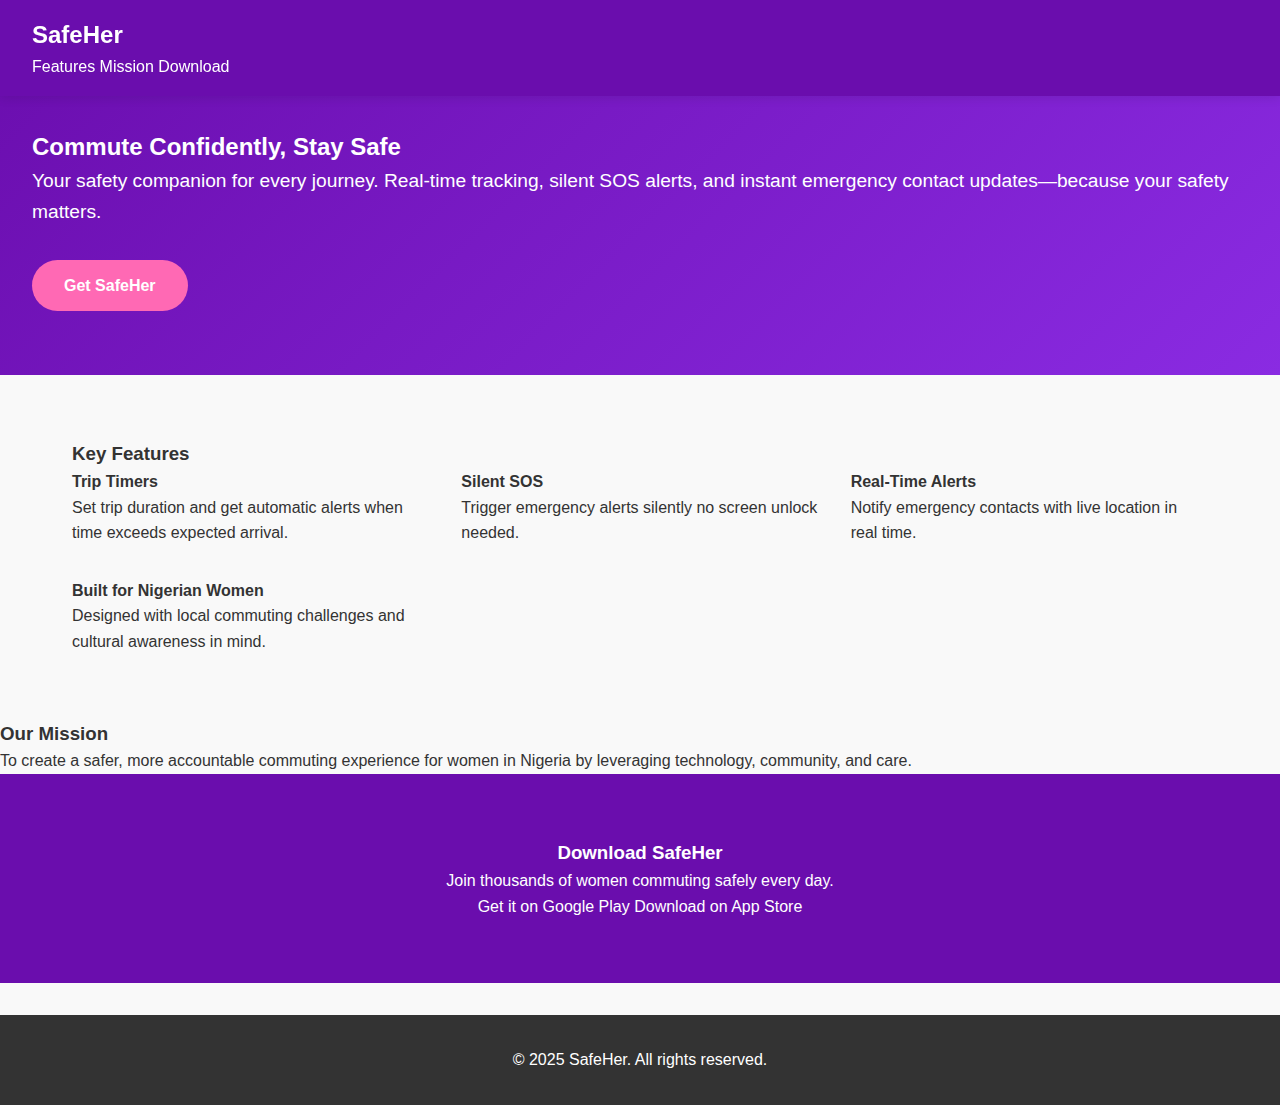
<file: index.html>
<!DOCTYPE html>
<html lang="en">
<head>
  <meta charset="UTF-8" />
  <meta name="viewport" content="width=device-width, initial-scale=1.0"/>
  <title>SafeHer  Commute Safely</title>
  <link rel="stylesheet" href="index.css"/>
  <link rel="preconnect" href="https://fonts.googleapis.com">
  <link href="https://fonts.googleapis.com/css2?family=Inter:wght@400;600;700&display=swap" rel="stylesheet">
</head>
<body>
  <header>
    <div class="container">
      <h1 class="logo">SafeHer</h1>
      <nav>
        <a href="#features">Features</a>
        <a href="#mission">Mission</a>
        <a href="#download">Download</a>
      </nav>
    </div>
  </header>

  <section class="hero">
    <div class="container">
      <h2>Commute Confidently, Stay Safe</h2>
      <p>Your safety companion for every journey. Real-time tracking, silent SOS alerts, and instant emergency contact updates—because your safety matters.</p>
      <a href="#download" class="cta-button">Get SafeHer</a>
    </div>
  </section>

  <section id="features" class="features">
    <div class="container">
      <h3>Key Features</h3>
      <div class="feature-grid">
        <div class="feature-item">
          <h4>Trip Timers</h4>
          <p>Set trip duration and get automatic alerts when time exceeds expected arrival.</p>
        </div>
        <div class="feature-item">
          <h4>Silent SOS</h4>
          <p>Trigger emergency alerts silently no screen unlock needed.</p>
        </div>
        <div class="feature-item">
          <h4>Real-Time Alerts</h4>
          <p>Notify emergency contacts with live location in real time.</p>
        </div>
        <div class="feature-item">
          <h4>Built for Nigerian Women</h4>
          <p>Designed with local commuting challenges and cultural awareness in mind.</p>
        </div>
      </div>
    </div>
  </section>

  <section id="mission" class="mission">
    <div class="container">
      <h3>Our Mission</h3>
      <p>To create a safer, more accountable commuting experience for women in Nigeria by leveraging technology, community, and care.</p>
    </div>
  </section>

  <section id="download" class="download">
    <div class="container">
      <h3>Download SafeHer</h3>
      <p>Join thousands of women commuting safely every day.</p>
      <div class="download-buttons">
        <a href="#" class="btn google">Get it on Google Play</a>
        <a href="#" class="btn apple">Download on App Store</a>
      </div>
    </div>
  </section>

  <footer>
    <div class="container">
      <p>© 2025 SafeHer. All rights reserved.</p>
    </div>
  </footer>
</body>
</html>
</file>
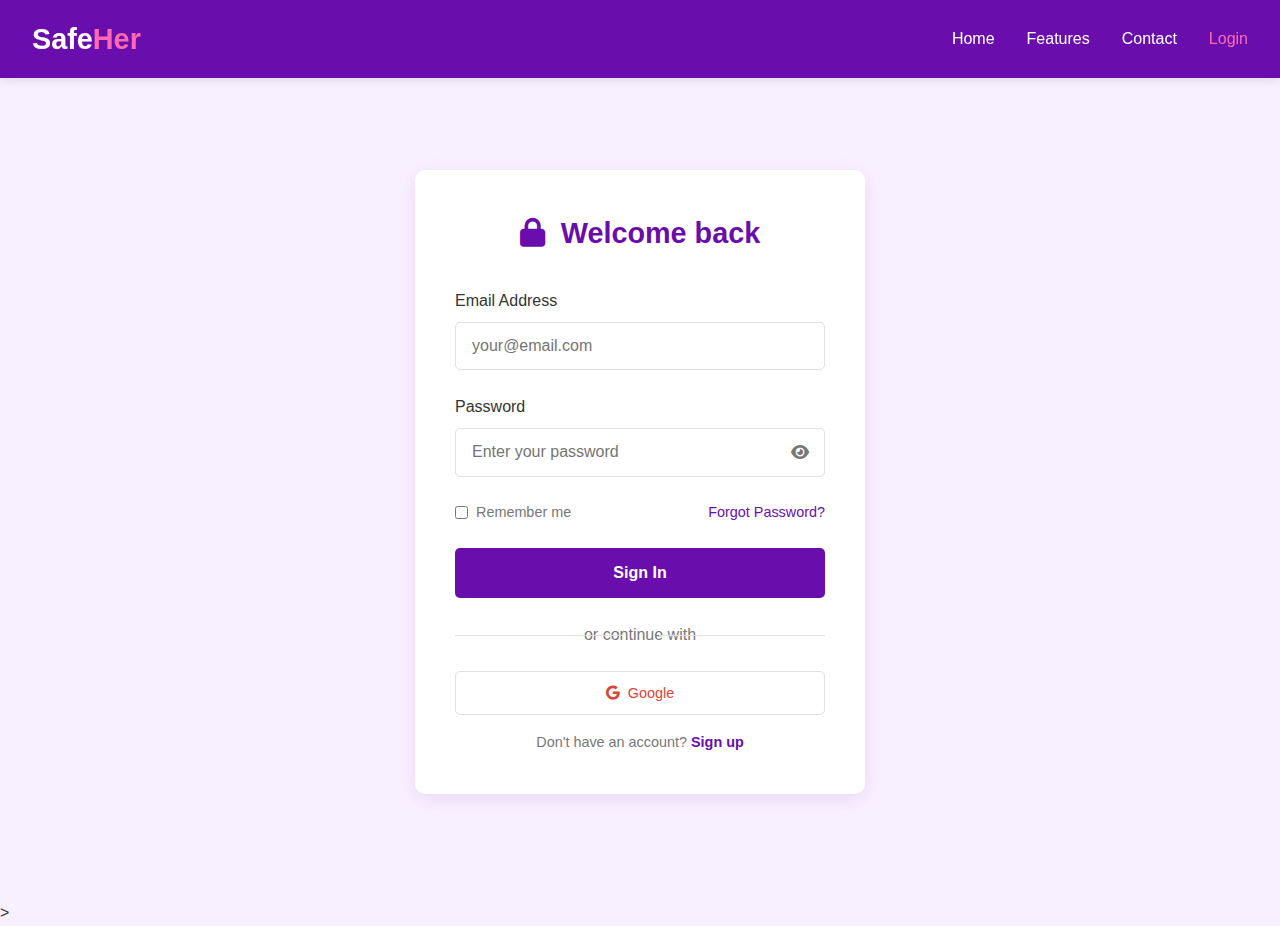
<file: login.html>
<!DOCTYPE html>
<html lang="en">
<head>
    <meta charset="UTF-8">
    <meta name="viewport" content="width=device-width, initial-scale=1.0">
    <title>SafeHer | Login</title>
    <link rel="stylesheet" href="login.css">
    <link rel="stylesheet" href="https://cdnjs.cloudflare.com/ajax/libs/font-awesome/6.4.0/css/all.min.css">
</head>
<body>
    <!-- Header (Matches Landing Page Exactly) -->
    <header class="header">
        <div class="logo">Safe<span>Her</span></div>
        <nav class="navbar">
            <ul class="nav-menu">
                <li><a href="index.html">Home</a></li>
                <li><a href="index.html#features">Features</a></li>
                <li><a href="index.html#contact">Contact</a></li>
                <li><a href="login.html" class="active">Login</a></li>
            </ul>
            <div class="hamburger">
                <i class="fas fa-bars"></i>
            </div>
        </nav>
    </header>

      <!-- Login Section -->
    <section class="login-section"> 
        <div class="login-container">
            <h2><i class="fas fa-lock"></i> Welcome back</h2>
            
            <form class="login-form" id="loginForm">
    <div class="form-group">
        <label for="email">Email Address</label>
        <input type="email" id="email" placeholder="your@email.com" required>
    </div>
                
                <div class="form-group">
                    <label for="password">Password</label>
                    <div class="password-input">
                        <input type="password" id="password" placeholder="Enter your password" required>
                        <i class="fas fa-eye toggle-password"></i>
                    </div>
                </div>
                
                <div class="form-options">
                    <label class="remember-me">
                        <input type="checkbox"> Remember me
                    </label>
                    <a href="#" class="forgot-password">Forgot Password?</a>
                </div>
                
                <button type="submit" class="login-btn">Sign In</button>
                
                <div class="divider">
                    <span>or continue with</span>
                </div>
                
                <button type="button" class="social-btn google-btn">
                    <i class="fab fa-google"></i> Google
                </button>
                
                <p class="signup-text">Don't have an account? <a href="register.html">Sign up</a></p>
            </form>
        </div>
    </section>
>
    <script src="login.js"></script>


</body>
</html>
</file>
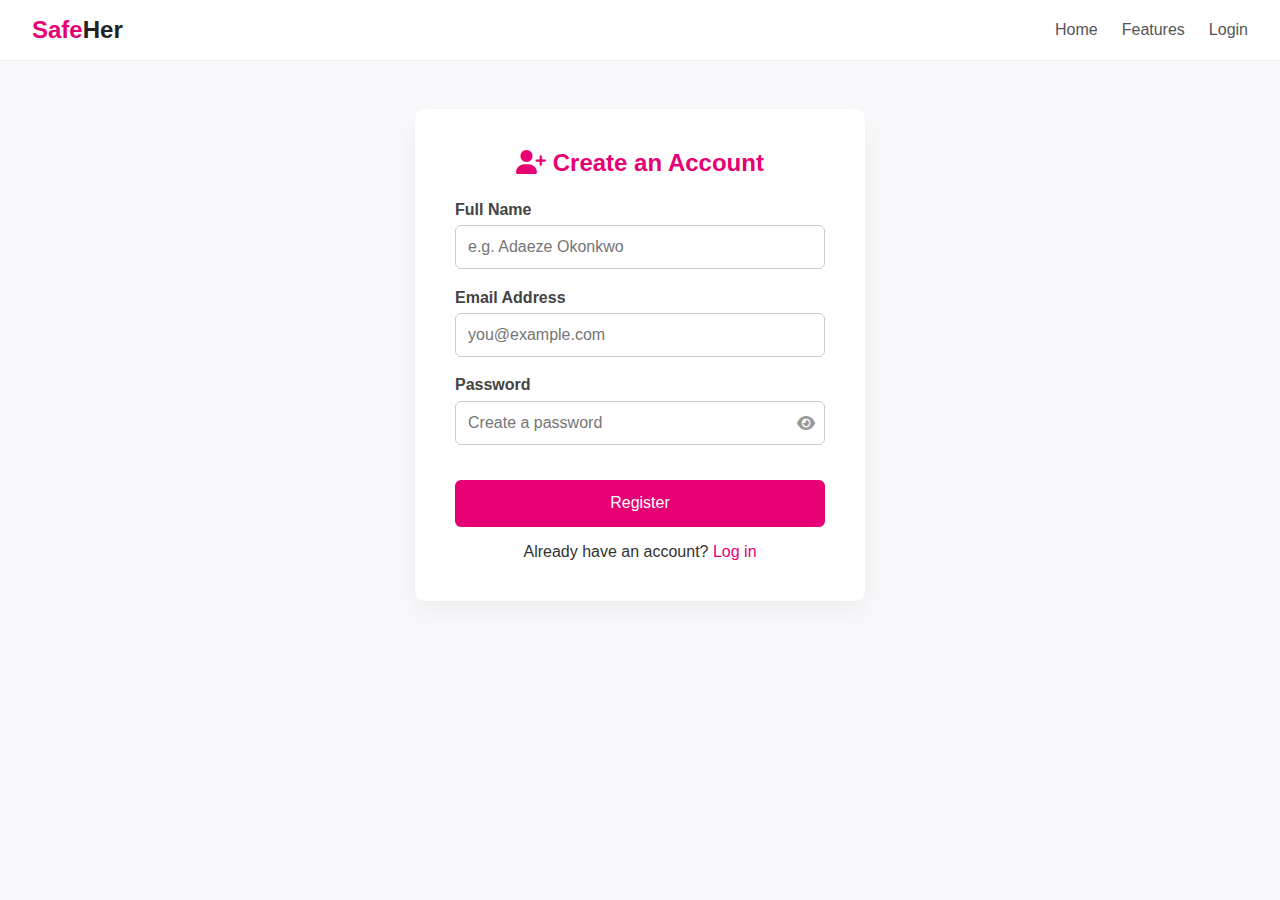
<file: registration.html>
<!DOCTYPE html>
<html lang="en">
<head>
  <meta charset="UTF-8" />
  <meta name="viewport" content="width=device-width, initial-scale=1.0" />
  <title>SafeHer | Register</title>
  <link rel="stylesheet" href="registration.css" />
  <link rel="stylesheet" href="https://cdnjs.cloudflare.com/ajax/libs/font-awesome/6.4.0/css/all.min.css">
</head>
<body>

  <!-- Header (Same as Login/Landing) -->
  <header class="header">
    <div class="logo">Safe<span>Her</span></div>
    <nav class="navbar">
      <ul class="nav-menu">
        <li><a href="index.html">Home</a></li>
        <li><a href="index.html#features">Features</a></li>
        <li><a href="login.html">Login</a></li>
      </ul>
      <div class="hamburger"><i class="fas fa-bars"></i></div>
    </nav>
  </header>

  <!-- Register Form Section -->
  <section class="register-section">
    <div class="register-container">
      <h2><i class="fas fa-user-plus"></i> Create an Account</h2>
      <form id="registerForm">
        <div class="form-group">
          <label for="fullname">Full Name</label>
          <input type="text" id="fullname" placeholder="e.g. Adaeze Okonkwo" required />
        </div>

        <div class="form-group">
          <label for="email">Email Address</label>
          <input type="email" id="email" placeholder="you@example.com" required />
        </div>

        <div class="form-group">
          <label for="password">Password</label>
          <div class="password-input">
            <input type="password" id="password" placeholder="Create a password" required />
            <i class="fas fa-eye toggle-password"></i>
          </div>
        </div>

        <button type="submit" class="register-btn">Register</button>

        <p class="login-redirect">Already have an account? <a href="login.html">Log in</a></p>
      </form>
    </div>
  </section>

  <script src="registration.js"></script>
</body>
</html>
</file>
<file: index.css>
/* Global Styles */
* {
    margin: 0;
    padding: 0;
    box-sizing: border-box;
    font-family: 'Segoe UI', Tahoma, Geneva, Verdana, sans-serif;
}

body {
    background-color: #f9f9f9;
    color: #333;
    line-height: 1.6;
}

a {
    text-decoration: none;
    color: inherit;
}

/* Header & Hamburger Menu */
header {
    background-color: #6a0dad;
    color: white;
    padding: 1rem 2rem;
    display: flex;
    justify-content: space-between;
    align-items: center;
    position: fixed;
    width: 100%;
    top: 0;
    z-index: 1000;
    box-shadow: 0 2px 10px rgba(0, 0, 0, 0.1);
}

.logo {
    font-size: 1.5rem;
    font-weight: bold;
}

.logo span {
    color: #ff69b4;
}

.hamburger {
    display: none;
    cursor: pointer;
    font-size: 1.5rem;
}

nav ul {
    display: flex;
    list-style: none;
    gap: 2rem;
}

nav ul li a {
    font-weight: 500;
    transition: color 0.3s;
}

nav ul li a:hover {
    color: #ff69b4;
}

/* Mobile Menu */
@media (max-width: 768px) {
    .hamburger {
        display: block;
    }

    nav ul {
        position: fixed;
        top: 70px;
        left: -100%;
        background-color: #6a0dad;
        width: 100%;
        flex-direction: column;
        align-items: center;
        padding: 1rem 0;
        transition: left 0.3s;
    }

    nav ul.active {
        left: 0;
    }
}

/* Hero Section */
.hero {
    padding: 8rem 2rem 4rem;
    text-align: left;
    background: linear-gradient(135deg, #6a0dad, #8a2be2);
    color: white;
    display: flex;
    align-items: center;
    justify-content: space-between;
    gap: 2rem;
}

.hero-content {
    max-width: 600px;
}

.hero h1 {
    font-size: 2.5rem;
    margin-bottom: 1rem;
}

.hero p {
    font-size: 1.2rem;
    margin-bottom: 2rem;
}

.hero-image img {
    max-width: 100%;
    height: auto;
    border-radius: 10px;
    box-shadow: 0 5px 15px rgba(0, 0, 0, 0.2);
}

/* Mobile Responsiveness */
@media (max-width: 768px) {
    .hero {
        flex-direction: column;
        text-align: center;
        padding: 6rem 1rem 2rem;
    }
    .hero-content {
        margin-bottom: 2rem;
    }
}

.cta-button {
    display: inline-block;
    background-color: #ff69b4;
    color: white;
    padding: 0.8rem 2rem;
    border-radius: 30px;
    font-weight: bold;
    transition: background-color 0.3s;
}

.cta-button:hover {
    background-color: #ff1493;
}

/* Features Section */
.features {
    padding: 4rem 2rem;
    max-width: 1200px;
    margin: 0 auto;
}

.features h2 {
    text-align: center;
    margin-bottom: 3rem;
    font-size: 2rem;
    color: #6a0dad;
}

.feature-grid {
    display: grid;
    grid-template-columns: repeat(auto-fit, minmax(300px, 1fr));
    gap: 2rem;
}

.feature-card {
    background: white;
    padding: 2rem;
    border-radius: 10px;
    box-shadow: 0 5px 15px rgba(0, 0, 0, 0.1);
    text-align: center;
}

.feature-card i {
    font-size: 2.5rem;
    color: #6a0dad;
    margin-bottom: 1rem;
}

.feature-card h3 {
    margin-bottom: 1rem;
    color: #333;
}
/* TESTIMONIALS SECTION */
.testimonials {
  padding: 4rem 2rem;
  background: #f9f0ff; /* Light purple background */
}

.testimonials .container {
  max-width: 1200px;
  margin: 0 auto;
}

.testimonials h2 {
  text-align: center;
  color: #6a0dad;
  font-size: 2.2rem;
  margin-bottom: 0.5rem;
}

.testimonials .subtitle {
  text-align: center;
  color: #666;
  margin-bottom: 3rem;
  font-size: 1.1rem;
}

.testimonial-grid {
  display: grid;
  grid-template-columns: repeat(auto-fit, minmax(300px, 1fr));
  gap: 2rem;
}

.testimonial-card {
  background: white;
  padding: 2rem;
  border-radius: 8px;
  box-shadow: 0 3px 10px rgba(106, 13, 173, 0.1);
}

.quote i {
  color: #ff69b4;
  font-size: 1.5rem;
  margin-bottom: 1rem;
  opacity: 0.7;
}

.quote p {
  color: #444;
  font-style: italic;
  line-height: 1.6;
  margin-bottom: 1.5rem;
}

.user-info h4 {
  color: #6a0dad;
  margin-bottom: 0.3rem;
  font-weight: 600;
}

.user-info p {
  color: #666;
  font-size: 0.9rem;
}

/* Mobile Responsiveness */
@media (max-width: 768px) {
  .testimonials {
    padding: 3rem 1rem;
  }
  
  .testimonials h2 {
    font-size: 1.8rem;
  }
}

/* Download Section */
.download {
    background-color: #6a0dad;
    color: white;
    padding: 4rem 2rem;
    text-align: center;
}

.login-redirect {
    margin-top: 1.5rem;
    color: rgba(255, 255, 255, 0.8);
}

.login-redirect a {
    color: #ff69b4;
    font-weight: 600;
    text-decoration: none;
}

.login-redirect a:hover {
    text-decoration: underline;
}

.download h2 {
    margin-bottom: 2rem;
    font-size: 2rem;
}

.app-buttons {
    display: flex;
    justify-content: center;
    gap: 1rem;
    flex-wrap: wrap;
}

.app-button {
    background: white;
    color: #6a0dad;
    padding: 0.8rem 1.5rem;
    border-radius: 5px;
    font-weight: bold;
    display: flex;
    align-items: center;
    gap: 0.5rem;
}

.app-button i {
    font-size: 1.5rem;
}

/* Footer */
footer {
    background-color: #333;
    color: white;
    text-align: center;
    padding: 2rem;
    margin-top: 2rem;
}

.footer-links {
    display: flex;
    justify-content: center;
    gap: 2rem;
    margin-bottom: 1rem;
}

.footer-links a:hover {
    color: #ff69b4;
}
</file>
<file: login.css>
/* ===== BASE STYLES ===== */
:root {
    --primary: #6a0dad;
    --secondary: #ff69b4;
    --white: #ffffff;
    --light-bg: #f9f0ff;
    --text-dark: #333333;
    --text-light: #777777;
    --gray-border: #e0e0e0;
}

* {
    margin: 0;
    padding: 0;
    box-sizing: border-box;
    font-family: 'Segoe UI', Tahoma, Geneva, Verdana, sans-serif;
}

body {
    background-color: var(--light-bg);
    color: var(--text-dark);
    line-height: 1.6;
}

/* ===== HEADER ===== */
.header {
    background-color: var(--primary);
    color: var(--white);
    padding: 1rem 2rem;
    display: flex;
    justify-content: space-between;
    align-items: center;
    position: fixed;
    width: 100%;
    top: 0;
    z-index: 1000;
    box-shadow: 0 2px 10px rgba(0, 0, 0, 0.1);
}

.logo {
    font-size: 1.8rem;
    font-weight: 700;
}

.logo span {
    color: var(--secondary);
}

.navbar {
    display: flex;
    align-items: center;
}

.nav-menu {
    display: flex;
    list-style: none;
    gap: 2rem;
}

.nav-menu li a {
    color: var(--white);
    text-decoration: none;
    font-weight: 500;
    transition: color 0.3s;
}

.nav-menu li a:hover,
.nav-menu li a.active {
    color: var(--secondary);
}

.hamburger {
    display: none;
    cursor: pointer;
    font-size: 1.5rem;
}

/* ===== LOGIN SECTION ===== */
.login-section {
    padding: 8rem 2rem 4rem;
    display: flex;
    justify-content: center;
    align-items: center;
    min-height: 100vh;
}

.login-container {
    background: var(--white);
    padding: 2.5rem;
    border-radius: 10px;
    box-shadow: 0 5px 20px rgba(106, 13, 173, 0.1);
    width: 100%;
    max-width: 450px;
}

.login-container h2 {
    color: var(--primary);
    text-align: center;
    margin-bottom: 2rem;
    font-size: 1.8rem;
}

.login-container h2 i {
    margin-right: 0.5rem;
}

.form-group {
    margin-bottom: 1.5rem;
}

.form-group label {
    display: block;
    margin-bottom: 0.5rem;
    color: var(--text-dark);
    font-weight: 500;
}

.form-group input {
    width: 100%;
    padding: 0.9rem 1rem;
    border: 1px solid var(--gray-border);
    border-radius: 5px;
    font-size: 1rem;
}

.password-input {
    position: relative;
}

.password-input input {
    padding-right: 2.5rem;
}

.toggle-password {
    position: absolute;
    right: 1rem;
    top: 50%;
    transform: translateY(-50%);
    color: var(--text-light);
    cursor: pointer;
}

.form-options {
    display: flex;
    justify-content: space-between;
    align-items: center;
    margin: 1.5rem 0;
    font-size: 0.9rem;
}

.remember-me {
    display: flex;
    align-items: center;
    gap: 0.5rem;
    color: var(--text-light);
}

.forgot-password {
    color: var(--primary);
    text-decoration: none;
}

.login-btn {
    width: 100%;
    padding: 1rem;
    background: var(--primary);
    color: var(--white);
    border: none;
    border-radius: 5px;
    font-size: 1rem;
    font-weight: 600;
    cursor: pointer;
    transition: background 0.3s;
}

.login-btn:hover {
    background: #5a0c9d;
}

.divider {
    margin: 1.5rem 0;
    text-align: center;
    position: relative;
    color: var(--text-light);
}

.divider::before,
.divider::after {
    content: "";
    position: absolute;
    top: 50%;
    width: 45%;
    height: 1px;
    background: var(--gray-border);
}

.divider::before {
    left: 0;
}

.divider::after {
    right: 0;
}

.social-btn {
    width: 100%;
    padding: 0.8rem;
    border: 1px solid var(--gray-border);
    border-radius: 5px;
    background: var(--white);
    display: flex;
    align-items: center;
    justify-content: center;
    gap: 0.5rem;
    font-size: 0.9rem;
    cursor: pointer;
    margin-bottom: 1rem;
}

.google-btn {
    color: #DB4437;
}

.signup-text {
    text-align: center;
    color: var(--text-light);
    font-size: 0.9rem;
}

.signup-text a {
    color: var(--primary);
    font-weight: 600;
    text-decoration: none;
}

/* ===== RESPONSIVE DESIGN ===== */
@media (max-width: 768px) {
    .hamburger {
        display: block;
    }

    .nav-menu {
        position: fixed;
        top: 70px;
        left: -100%;
        width: 100%;
        background: var(--primary);
        flex-direction: column;
        align-items: center;
        padding: 1rem 0;
        transition: left 0.3s;
    }

    .nav-menu.active {
        left: 0;
    }

    .login-section {
        padding: 6rem 1rem 2rem;
    }
}
</file>
<file: registration.css>
/* General Reset */
* {
  margin: 0;
  padding: 0;
  box-sizing: border-box;
}

body {
  font-family: 'Segoe UI', sans-serif;
  background-color: #f9f9fb;
  color: #333;
}

/* Header */
.header {
  display: flex;
  justify-content: space-between;
  align-items: center;
  padding: 1rem 2rem;
  background-color: #fff;
  border-bottom: 1px solid #eee;
}

.logo {
  font-size: 1.5rem;
  font-weight: bold;
  color: #e60073;
}

.logo span {
  color: #222;
}

.nav-menu {
  display: flex;
  gap: 1.5rem;
  list-style: none;
}

.nav-menu a {
  text-decoration: none;
  color: #555;
  font-weight: 500;
}

.nav-menu a:hover {
  color: #e60073;
}

.hamburger {
  display: none;
  font-size: 1.4rem;
  cursor: pointer;
}

/* Register Section */
.register-section {
  display: flex;
  justify-content: center;
  align-items: center;
  padding: 3rem 1rem;
}

.register-container {
  background-color: #fff;
  padding: 2.5rem;
  max-width: 450px;
  width: 100%;
  border-radius: 10px;
  box-shadow: 0 10px 25px rgba(0, 0, 0, 0.05);
}

.register-container h2 {
  text-align: center;
  margin-bottom: 1.5rem;
  color: #e60073;
}

.form-group {
  margin-bottom: 1.2rem;
}

label {
  display: block;
  margin-bottom: 0.4rem;
  font-weight: 600;
  color: #444;
}

input {
  width: 100%;
  padding: 0.75rem;
  border-radius: 6px;
  border: 1px solid #ccc;
  font-size: 1rem;
}

.password-input {
  position: relative;
}

.toggle-password {
  position: absolute;
  right: 10px;
  top: 50%;
  transform: translateY(-50%);
  cursor: pointer;
  color: #999;
}

.register-btn {
  width: 100%;
  padding: 0.9rem;
  background-color: #e60073;
  color: white;
  border: none;
  border-radius: 6px;
  font-size: 1rem;
  margin-top: 1rem;
  cursor: pointer;
  transition: background 0.3s ease;
}

.register-btn:hover {
  background-color: #cc005f;
}

.login-redirect {
  text-align: center;
  margin-top: 1rem;
}

.login-redirect a {
  color: #e60073;
  text-decoration: none;
}

.login-redirect a:hover {
  text-decoration: underline;
}

/* Responsive */
@media (max-width: 768px) {
  .nav-menu {
    display: none;
  }

  .hamburger {
    display: block;
  }
}
</file>
